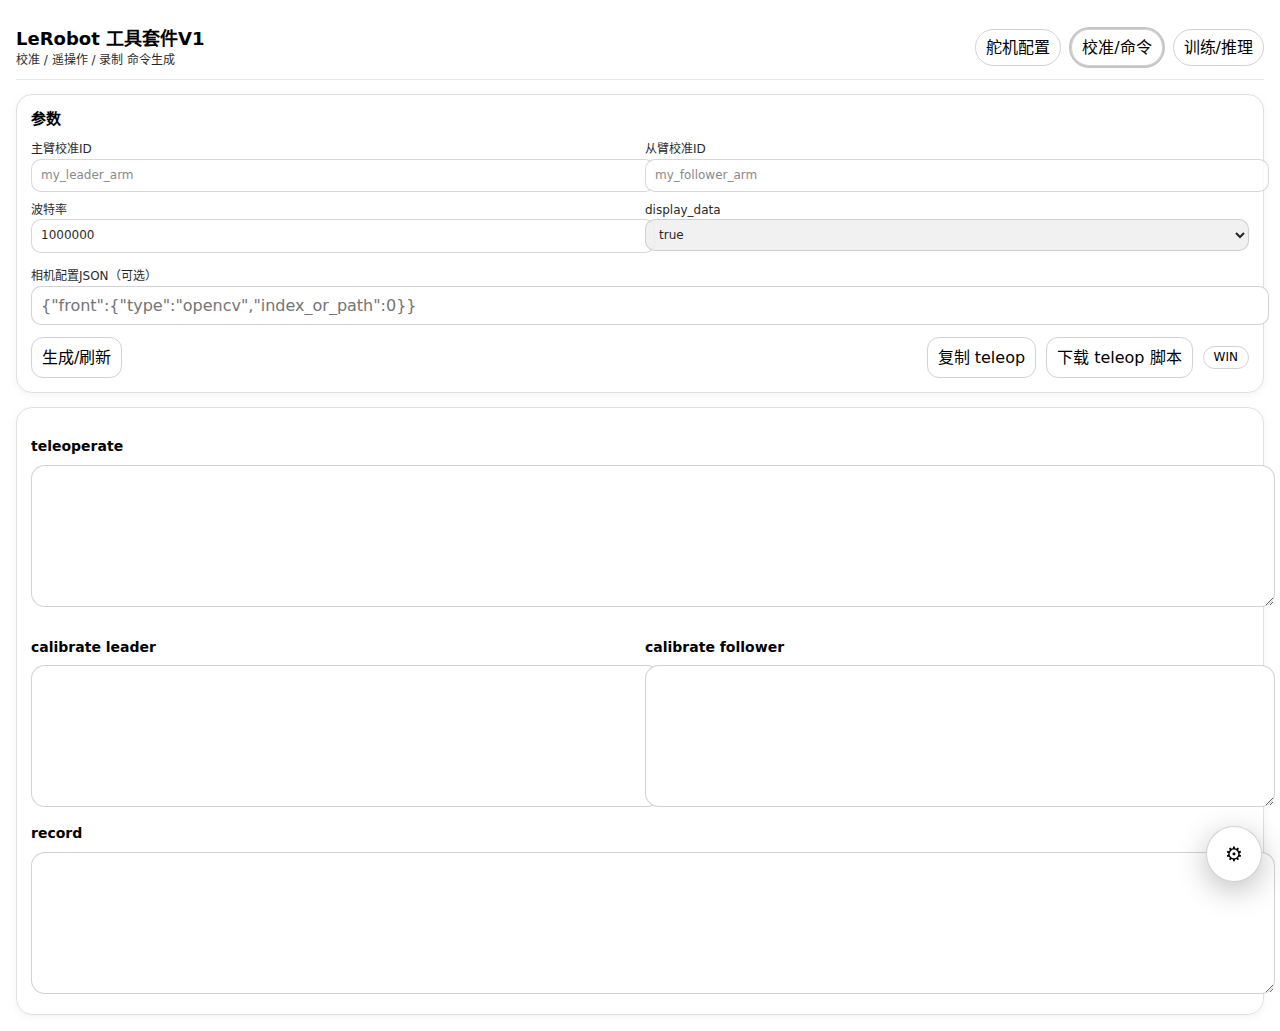
<file: calibrate.html>
<!doctype html>
<html lang="zh-CN">
<head>
  <meta charset="utf-8"/>
  <meta name="viewport" content="width=device-width,initial-scale=1"/>
  <title>校准/命令</title>
  <link rel="stylesheet" href="assets/app.css"/>
  <script src="js/app-config.js"></script>
  <script src="js/i18n.js"></script>
  <script src="js/cmdgen.js"></script>
  <script src="js/fab-settings.js"></script>
</head>
<body>
  <div class="header">
    <div class="header-inner">
      <div>
        <h1>LeRobot 工具套件V1</h1>
        <div class="small muted">校准 / 遥操作 / 录制 命令生成</div>
      </div>
      <div class="topbar-right">
        <a class="navbtn" href="servo.html">舵机配置</a>
        <a class="navbtn active" href="calibrate.html">校准/命令</a>
        <a class="navbtn" href="train.html">训练/推理</a>
      </div>
    </div>
  </div>

  <div class="card">
    <h2>参数</h2>

    <div class="grid2">
      <label class="small">主臂校准ID
        <input id="leaderId" placeholder="my_leader_arm" style="width:100%"/>
      </label>
      <label class="small">从臂校准ID
        <input id="followerId" placeholder="my_follower_arm" style="width:100%"/>
      </label>
    </div>

    <div class="grid2" style="margin-top:10px">
      <label class="small">波特率
        <input id="baud" inputmode="numeric" style="width:100%"/>
      </label>
      <label class="small">display_data
        <select id="displayData" style="width:100%">
          <option value="true">true</option>
          <option value="false">false</option>
        </select>
      </label>
    </div>

    <div style="margin-top:10px">
      <label class="small">相机配置JSON（可选）</label>
      <input id="camJson" style="width:100%" placeholder='{"front":{"type":"opencv","index_or_path":0}}'/>
    </div>

    <div class="row" style="margin-top:12px">
      <button class="btn" id="btnBuild">生成/刷新</button>
      <span class="spacer"></span>
      <button class="btn" id="btnCopy">复制 teleop</button>
      <button class="btn" id="btnDownload">下载 teleop 脚本</button>
      <span class="pill" id="osPill">OS</span>
    </div>
  </div>

  <div class="card" style="margin-top:14px">
    <h3>teleoperate</h3>
    <textarea id="outTeleop" readonly></textarea>

    <div class="grid2" style="margin-top:10px">
      <div>
        <h3>calibrate leader</h3>
        <textarea id="outCalLeader" readonly></textarea>
      </div>
      <div>
        <h3>calibrate follower</h3>
        <textarea id="outCalFollower" readonly></textarea>
      </div>
    </div>

    <h3 style="margin-top:10px">record</h3>
    <textarea id="outRecord" readonly></textarea>
  </div>

<script>
(() => {
  const leaderId = document.getElementById("leaderId");
  const followerId = document.getElementById("followerId");
  const baud = document.getElementById("baud");
  const camJson = document.getElementById("camJson");
  const displayData = document.getElementById("displayData");
  const osPill = document.getElementById("osPill");

  const outTeleop = document.getElementById("outTeleop");
  const outCalLeader = document.getElementById("outCalLeader");
  const outCalFollower = document.getElementById("outCalFollower");
  const outRecord = document.getElementById("outRecord");

  function syncUIFromCfg(){
    const cfg = SuiteConfig.get();
    leaderId.value = cfg.lerobot.leader.calibId || "";
    followerId.value = cfg.lerobot.follower.calibId || "";
    baud.value = String(cfg.lerobot.baud || 1000000);
    camJson.value = cfg.lerobot.commandFlags.robot_cameras_json || "";
    displayData.value = cfg.lerobot.commandFlags.display_data ? "true" : "false";
    osPill.textContent = (cfg.ui.os || "win").toUpperCase();
  }

  function syncCfgFromUI(){
    SuiteConfig.set({
      lerobot: {
        baud: Number(baud.value || 1000000),
        leader: { calibId: leaderId.value.trim() },
        follower: { calibId: followerId.value.trim() },
        commandFlags: {
          display_data: displayData.value === "true",
          robot_cameras_json: camJson.value.trim()
        }
      }
    });
  }

  function build(){
    syncCfgFromUI();
    const cfg = SuiteConfig.get();
    const cmds = SuiteCmdGen.buildCommands(cfg);
    outTeleop.value = cmds.teleop;
    outCalLeader.value = cmds.calLeader;
    outCalFollower.value = cmds.calFollower;
    outRecord.value = cmds.record;
  }

  async function download(filename, text){
    const blob = new Blob([text], {type:"text/plain"});
    const url = URL.createObjectURL(blob);
    const a = document.createElement("a");
    a.href = url; a.download = filename;
    document.body.appendChild(a); a.click(); a.remove();
    setTimeout(()=>URL.revokeObjectURL(url), 2000);
  }

  document.getElementById("btnBuild").onclick = build;
  document.getElementById("btnCopy").onclick = async () => {
    await SuiteCmdGen.copy(outTeleop.value);
    alert("已复制 teleop 命令");
  };
  document.getElementById("btnDownload").onclick = async () => {
    const cfg = SuiteConfig.get();
    const ext = (cfg.ui.os === "win") ? "ps1" : "sh";
    await download(`lerobot_teleop.${ext}`, outTeleop.value);
  };

  (async () => {
    await SuiteFAB.mountFAB();
    syncUIFromCfg();
    build();
  })();
})();
</script>
</body>
</html>
</file>
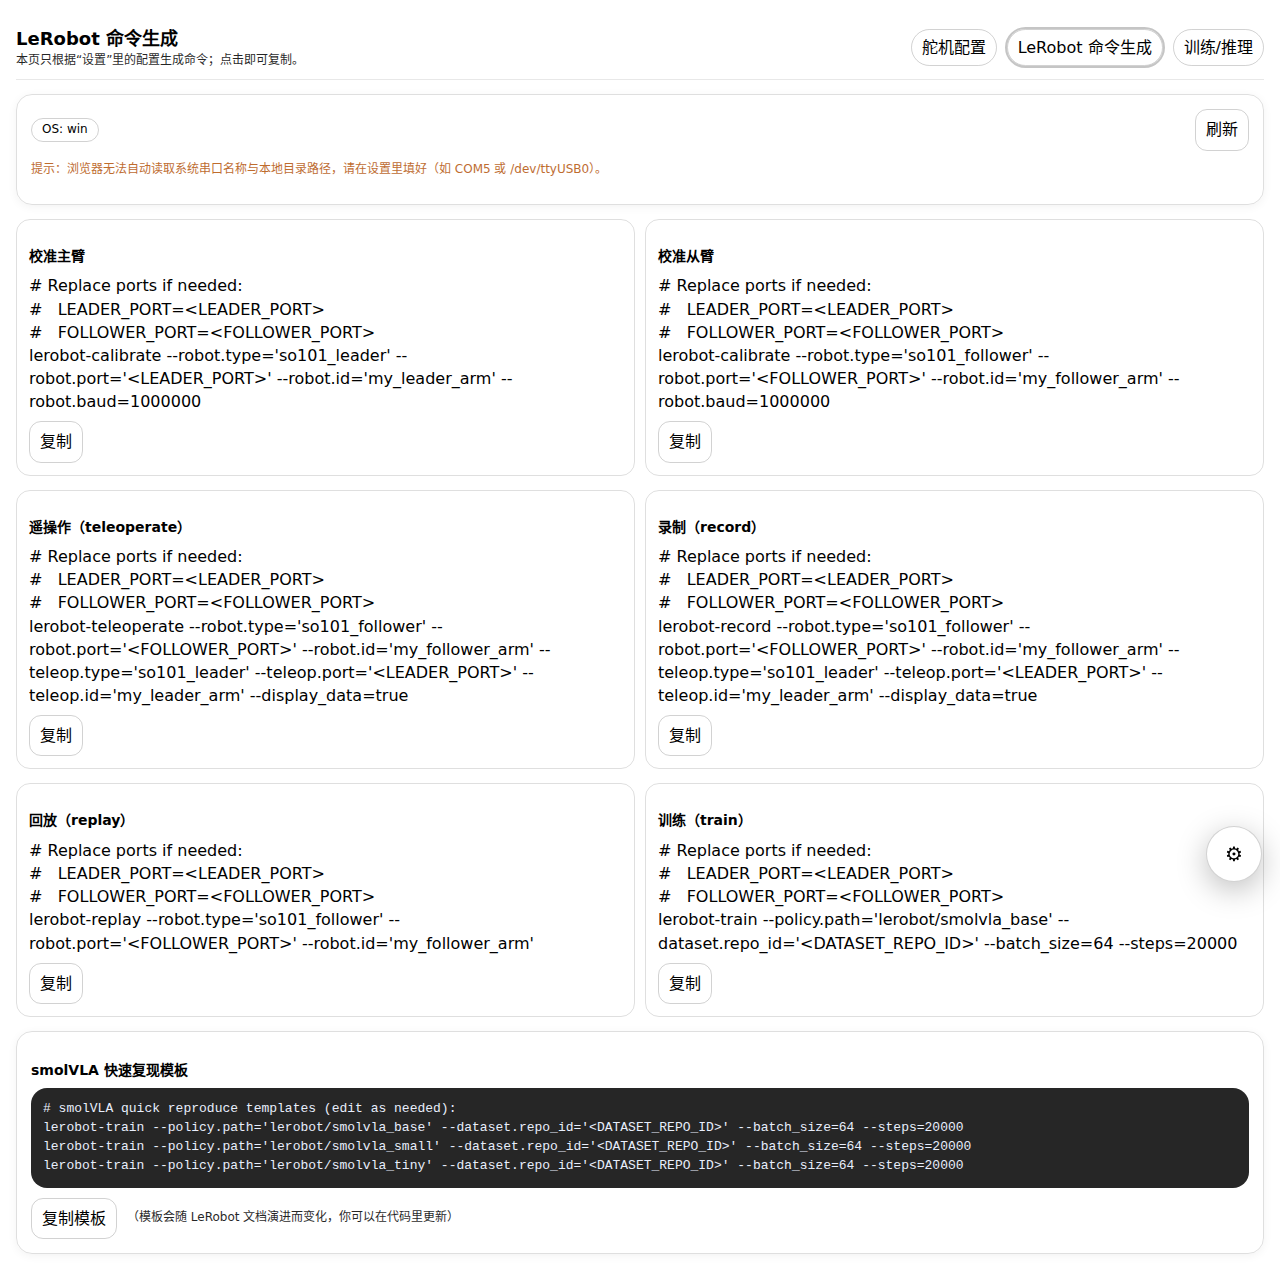
<file: cmd.html>
<!doctype html>
<html lang="zh-CN">
<head>
  <meta charset="utf-8"/>
  <meta name="viewport" content="width=device-width,initial-scale=1"/>
  <title>LeRobot 命令生成｜LeRobot 工具套件V1</title>
  <link rel="stylesheet" href="assets/app.css"/>
  <script src="js/app-config.js"></script>
  <script src="js/i18n.js"></script>
  <script src="js/cmdgen.js"></script>
  <script src="js/fab-settings.js"></script>
</head>
<body>
  <div class="header">
    <div class="header-inner">
      <div>
        <h1 data-i18n="cmd.title">LeRobot 命令生成</h1>
        <div class="small muted" data-i18n="cmd.subtitle">本页只根据“设置”里的配置生成命令；点击即可复制。</div>
      </div>
      <div class="topbar-right">
        <a class="navbtn" href="servo.html" data-i18n="nav.servo">舵机配置</a>
        <a class="navbtn active" href="cmd.html" data-i18n="nav.cmd">LeRobot 命令生成</a>
        <a class="navbtn" href="train.html" data-i18n="nav.train">训练/推理</a>
      </div>
    </div>
  </div>

  <div class="card">
    <div class="row">
      <span class="pill" id="osPill">OS: -</span>
      <span class="spacer"></span>
      <button class="btn" id="btnRefresh">刷新</button>
    </div>
    <p class="small warn" style="margin-top:10px" data-i18n="cmd.hint">
      提示：浏览器无法自动读取系统串口名称与本地目录路径，请在设置里填好（如 COM5 或 /dev/ttyUSB0）。
    </p>
  </div>

  <div class="grid2" style="margin-top:14px">
    <div class="cmdCard" id="cardCalLeader">
      <h3 data-i18n="cmd.calibrateLeader">校准主臂</h3>
      <div class="cmdLine" id="cmdCalLeader"></div>
      <div class="cmdActions">
        <button class="btn" data-copy="#cmdCalLeader">复制</button>
      </div>
    </div>

    <div class="cmdCard" id="cardCalFollower">
      <h3 data-i18n="cmd.calibrateFollower">校准从臂</h3>
      <div class="cmdLine" id="cmdCalFollower"></div>
      <div class="cmdActions">
        <button class="btn" data-copy="#cmdCalFollower">复制</button>
      </div>
    </div>
  </div>

  <div class="grid2" style="margin-top:14px">
    <div class="cmdCard">
      <h3 data-i18n="cmd.teleop">遥操作（teleoperate）</h3>
      <div class="cmdLine" id="cmdTeleop"></div>
      <div class="cmdActions">
        <button class="btn" data-copy="#cmdTeleop">复制</button>
      </div>
    </div>

    <div class="cmdCard">
      <h3 data-i18n="cmd.record">录制（record）</h3>
      <div class="cmdLine" id="cmdRecord"></div>
      <div class="cmdActions">
        <button class="btn" data-copy="#cmdRecord">复制</button>
      </div>
    </div>
  </div>

  <div class="grid2" style="margin-top:14px">
    <div class="cmdCard">
      <h3 data-i18n="cmd.replay">回放（replay）</h3>
      <div class="cmdLine" id="cmdReplay"></div>
      <div class="cmdActions">
        <button class="btn" data-copy="#cmdReplay">复制</button>
      </div>
    </div>

    <div class="cmdCard">
      <h3 data-i18n="cmd.train">训练（train）</h3>
      <div class="cmdLine" id="cmdTrain"></div>
      <div class="cmdActions">
        <button class="btn" data-copy="#cmdTrain">复制</button>
      </div>
    </div>
  </div>

  <div class="card" style="margin-top:14px">
    <h3 data-i18n="cmd.quick">smolVLA 快速复现模板</h3>
    <pre id="cmdQuick"></pre>
    <div class="row" style="margin-top:10px">
      <button class="btn" id="btnCopyQuick">复制模板</button>
      <span class="small muted">（模板会随 LeRobot 文档演进而变化，你可以在代码里更新）</span>
    </div>
  </div>

<script>
(() => {
  function render(){
    const cfg = SuiteConfig.get();
    const out = SuiteCmdGen.build(cfg);
    document.getElementById("osPill").textContent = "OS: " + out.os;
    document.getElementById("cmdCalLeader").textContent = out.header + out.calibrateLeader;
    document.getElementById("cmdCalFollower").textContent = out.header + out.calibrateFollower;
    document.getElementById("cmdTeleop").textContent = out.header + out.teleop;
    document.getElementById("cmdRecord").textContent = out.header + out.record;
    document.getElementById("cmdReplay").textContent = out.header + out.replay;
    document.getElementById("cmdTrain").textContent = out.header + out.train;
    document.getElementById("cmdQuick").textContent = out.smolvlaQuick;
  }

  document.getElementById("btnRefresh").addEventListener("click", render);

  document.body.addEventListener("click", async (e) => {
    const btn = e.target.closest("[data-copy]");
    if (!btn) return;
    const sel = btn.getAttribute("data-copy");
    const text = document.querySelector(sel)?.textContent || "";
    await SuiteCmdGen.copy(text);
    btn.textContent = "已复制";
    setTimeout(()=>btn.textContent="复制", 900);
  });

  document.getElementById("btnCopyQuick").addEventListener("click", async () => {
    await SuiteCmdGen.copy(document.getElementById("cmdQuick").textContent);
  });

  window.addEventListener("suite-config-changed", render);
  window.addEventListener("suite-ui-changed", render);

  SuiteI18n.applyStatic();
  SuiteFAB.mountFAB();
  render();
})();
</script>
</body>
</html>
</file>
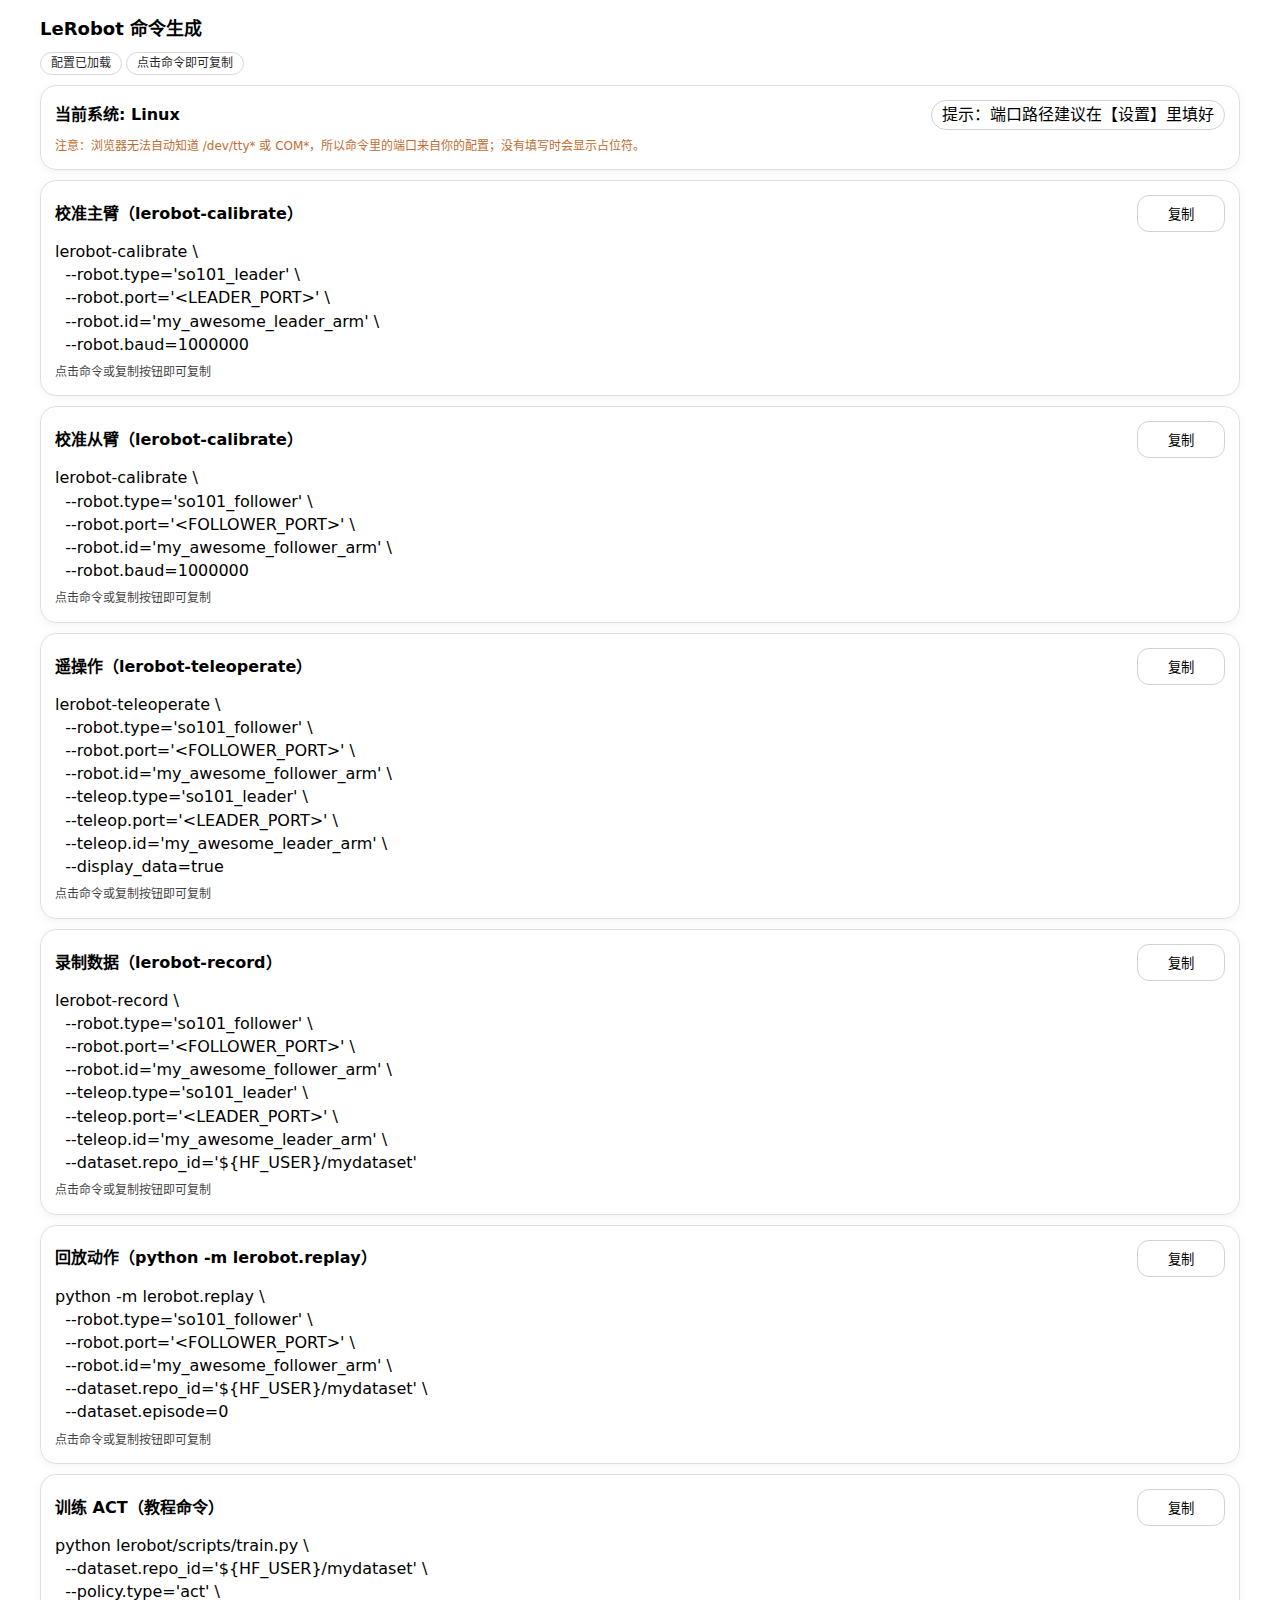
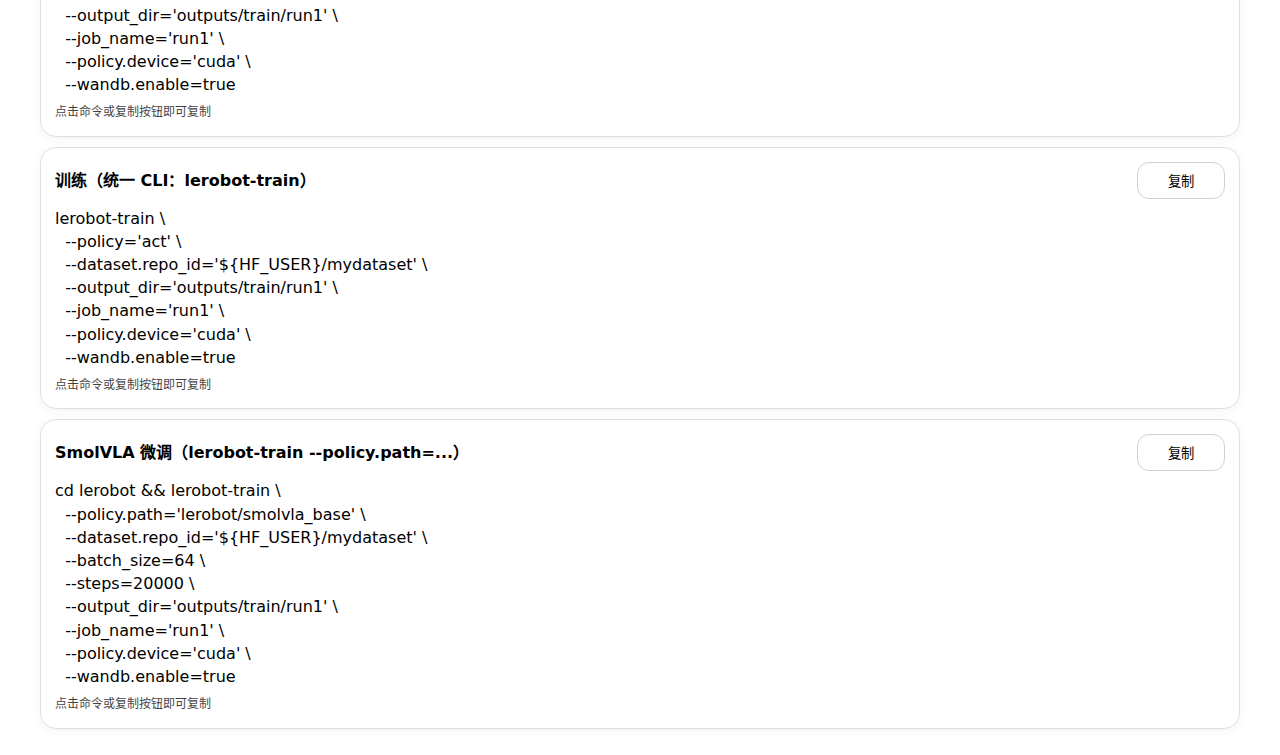
<file: lerobot.html>
<!doctype html>
<html lang="zh-CN">
<head>
  <meta charset="utf-8"/>
  <meta name="viewport" content="width=device-width,initial-scale=1"/>
  <title>LeRobot 命令生成（由配置文件生成）</title>
  <style>
    :root{color-scheme:light dark}
    body{font-family:system-ui,-apple-system,Segoe UI,Roboto,"PingFang SC","Microsoft YaHei",sans-serif;max-width:1200px;margin:0 auto;padding:16px;line-height:1.45}
    h1{font-size:18px;margin:0 0 10px}
    .small{font-size:12px;opacity:.85}
    .pill{display:inline-block;padding:2px 10px;border:1px solid rgba(127,127,127,.35);border-radius:999px}
    .btn{padding:8px 10px;border-radius:12px;border:1px solid rgba(127,127,127,.35);cursor:pointer;background:transparent}
    .card{border:1px solid rgba(127,127,127,.25);border-radius:16px;padding:14px;box-shadow:0 2px 10px rgba(0,0,0,.05);margin:10px 0}
    .cmd{font: ui-monospace,SFMono-Regular,Menlo,Consolas,monospace; white-space:pre-wrap; word-break:break-word}
    .row{display:flex;gap:10px;align-items:center;flex-wrap:wrap}
    .spacer{flex:1}
    .item{display:flex;gap:10px;align-items:flex-start}
    .copy{min-width:88px}
    .warn{color:#b45309}
  </style>
</head>
<body>
  <h1>LeRobot 命令生成</h1>
  <div class="small">
    <span class="pill" id="pillCfg">读取配置中…</span>
    <span class="pill">点击命令即可复制</span>
  </div>

  <div id="content"></div>

  <script type="module">
    import { loadConfig, saveConfig, copyText, fmtOSQuote, esc, t } from "./common.js";

    const cfg = loadConfig();
    const pillCfg = document.getElementById("pillCfg");
    pillCfg.textContent = (cfg.lang === "en") ? "Config loaded" : "配置已加载";

    function osLabel(os){
      if (os === "win") return "Windows";
      if (os === "mac") return "macOS";
      return "Linux";
    }

    function build(cfg){
      const os = cfg.os || "linux";
      const baud = 1000000; // optional; keep here for future extension
      const leaderPort = cfg.devices.leaderPortPath || "<LEADER_PORT>";
      const followerPort = cfg.devices.followerPortPath || "<FOLLOWER_PORT>";

      const leaderId = cfg.notes?.calib?.leaderId || "my_awesome_leader_arm";
      const followerId = cfg.notes?.calib?.followerId || "my_awesome_follower_arm";

      const datasetRepoId = cfg.training.datasetRepoId || "${HF_USER}/mydataset";
      const outDir = cfg.training.outputDir || "outputs/train/run1";
      const job = cfg.training.jobName || "run1";
      const device = cfg.training.device || "cuda";
      const wandb = cfg.training.wandb ? "true" : "false";

      const cameras = (cfg.training.taskText && cfg.training.taskText.trim()) ? cfg.training.taskText.trim() : "";

      // Commands are based on LeRobot docs and examples:
      // calibrate / teleoperate / record / replay / train / smolvla fine-tune.
      const cmdCalLeader =
`lerobot-calibrate \\
  --robot.type=${fmtOSQuote(os, "so101_leader")} \\
  --robot.port=${fmtOSQuote(os, leaderPort)} \\
  --robot.id=${fmtOSQuote(os, leaderId)} \\
  --robot.baud=${baud}`;

      const cmdCalFollower =
`lerobot-calibrate \\
  --robot.type=${fmtOSQuote(os, "so101_follower")} \\
  --robot.port=${fmtOSQuote(os, followerPort)} \\
  --robot.id=${fmtOSQuote(os, followerId)} \\
  --robot.baud=${baud}`;

      const cmdTeleop =
`lerobot-teleoperate \\
  --robot.type=${fmtOSQuote(os, "so101_follower")} \\
  --robot.port=${fmtOSQuote(os, followerPort)} \\
  --robot.id=${fmtOSQuote(os, followerId)} \\
  --teleop.type=${fmtOSQuote(os, "so101_leader")} \\
  --teleop.port=${fmtOSQuote(os, leaderPort)} \\
  --teleop.id=${fmtOSQuote(os, leaderId)} \\
  --display_data=${(cfg.training.displayData === false) ? "false" : "true"}`;

      const cmdRecord =
`lerobot-record \\
  --robot.type=${fmtOSQuote(os, "so101_follower")} \\
  --robot.port=${fmtOSQuote(os, followerPort)} \\
  --robot.id=${fmtOSQuote(os, followerId)} \\
  --teleop.type=${fmtOSQuote(os, "so101_leader")} \\
  --teleop.port=${fmtOSQuote(os, leaderPort)} \\
  --teleop.id=${fmtOSQuote(os, leaderId)} \\
  --dataset.repo_id=${fmtOSQuote(os, datasetRepoId)}`;

      const cmdReplay =
`python -m lerobot.replay \\
  --robot.type=${fmtOSQuote(os, "so101_follower")} \\
  --robot.port=${fmtOSQuote(os, followerPort)} \\
  --robot.id=${fmtOSQuote(os, followerId)} \\
  --dataset.repo_id=${fmtOSQuote(os, datasetRepoId)} \\
  --dataset.episode=0`;

      const cmdTrainAct =
`python lerobot/scripts/train.py \\
  --dataset.repo_id=${fmtOSQuote(os, datasetRepoId)} \\
  --policy.type=${fmtOSQuote(os, "act")} \\
  --output_dir=${fmtOSQuote(os, outDir)} \\
  --job_name=${fmtOSQuote(os, job)} \\
  --policy.device=${fmtOSQuote(os, device)} \\
  --wandb.enable=${wandb}`;

      const cmdTrainGeneric =
`lerobot-train \\
  --policy=${fmtOSQuote(os, cfg.training.policy || "act")} \\
  --dataset.repo_id=${fmtOSQuote(os, datasetRepoId)} \\
  --output_dir=${fmtOSQuote(os, outDir)} \\
  --job_name=${fmtOSQuote(os, job)} \\
  --policy.device=${fmtOSQuote(os, device)} \\
  --wandb.enable=${wandb}`;

      const cmdSmolVLA =
`cd lerobot && lerobot-train \\
  --policy.path=${fmtOSQuote(os, cfg.training.smolvlaBase || "lerobot/smolvla_base")} \\
  --dataset.repo_id=${fmtOSQuote(os, datasetRepoId)} \\
  --batch_size=${cfg.training.batchSize || 64} \\
  --steps=${cfg.training.steps || 20000} \\
  --output_dir=${fmtOSQuote(os, outDir)} \\
  --job_name=${fmtOSQuote(os, job)} \\
  --policy.device=${fmtOSQuote(os, device)} \\
  --wandb.enable=${wandb}`;

      return [
        { title: t(cfg, "校准主臂（lerobot-calibrate）", "Calibrate Leader (lerobot-calibrate)"), cmd: cmdCalLeader },
        { title: t(cfg, "校准从臂（lerobot-calibrate）", "Calibrate Follower (lerobot-calibrate)"), cmd: cmdCalFollower },
        { title: t(cfg, "遥操作（lerobot-teleoperate）", "Teleoperate (lerobot-teleoperate)"), cmd: cmdTeleop },
        { title: t(cfg, "录制数据（lerobot-record）", "Record (lerobot-record)"), cmd: cmdRecord },
        { title: t(cfg, "回放动作（python -m lerobot.replay）", "Replay (python -m lerobot.replay)"), cmd: cmdReplay },
        { title: t(cfg, "训练 ACT（教程命令）", "Train ACT (tutorial command)"), cmd: cmdTrainAct },
        { title: t(cfg, "训练（统一 CLI：lerobot-train）", "Train (unified CLI: lerobot-train)"), cmd: cmdTrainGeneric },
        { title: t(cfg, "SmolVLA 微调（lerobot-train --policy.path=...）", "Fine-tune SmolVLA (lerobot-train --policy.path=...)"), cmd: cmdSmolVLA },
      ];
    }

    function render(){
      const container = document.getElementById("content");
      container.innerHTML = "";

      const top = document.createElement("div");
      top.className = "card";
      top.innerHTML = `
        <div class="row">
          <strong>${esc(t(cfg, "当前系统", "OS"))}: ${esc(osLabel(cfg.os))}</strong>
          <span class="spacer"></span>
          <span class="pill">${esc(t(cfg, "提示：端口路径建议在【设置】里填好", "Tip: set port paths in Settings"))}</span>
        </div>
        <div class="small warn" style="margin-top:8px">
          ${esc(t(cfg,
            "注意：浏览器无法自动知道 /dev/tty* 或 COM*，所以命令里的端口来自你的配置；没有填写时会显示占位符。",
            "Note: browser cannot auto-detect /dev/tty* or COM*; commands use your configured port paths (or placeholders)."
          ))}
        </div>`;
      container.appendChild(top);

      for (const it of build(cfg)){
        const card = document.createElement("div");
        card.className = "card item";
        card.innerHTML = `
          <div style="flex:1">
            <div class="row">
              <strong>${esc(it.title)}</strong>
              <span class="spacer"></span>
              <button class="btn copy">${esc(t(cfg,"复制","Copy"))}</button>
            </div>
            <div class="cmd" role="button" tabindex="0" style="margin-top:8px">${esc(it.cmd)}</div>
            <div class="small" style="margin-top:8px; opacity:.75">${esc(t(cfg,"点击命令或复制按钮即可复制","Click command or Copy button"))}</div>
          </div>`;
        const cmdEl = card.querySelector(".cmd");
        const btn = card.querySelector(".copy");
        const doCopy = async () => {
          const ok = await copyText(it.cmd);
          btn.textContent = ok ? (cfg.lang==="en"?"Copied":"已复制") : (cfg.lang==="en"?"Copy failed":"复制失败");
          setTimeout(()=>btn.textContent = (cfg.lang==="en"?"Copy":"复制"), 900);
        };
        btn.addEventListener("click", doCopy);
        cmdEl.addEventListener("click", doCopy);
        cmdEl.addEventListener("keydown", (e)=>{ if(e.key==="Enter"||e.key===" "){ e.preventDefault(); doCopy(); }});
        container.appendChild(card);
      }
    }

    // Listen for settings changes from parent shell
    window.addEventListener("message", (ev) => {
      if (!ev?.data || ev.data.type !== "CFG_UPDATED") return;
      try {
        const next = ev.data.cfg;
        localStorage.setItem("lerobot_suite_config_v1", JSON.stringify(next, null, 2));
        location.reload();
      } catch {}
    });

    render();
  </script>
</body>
</html>
</file>
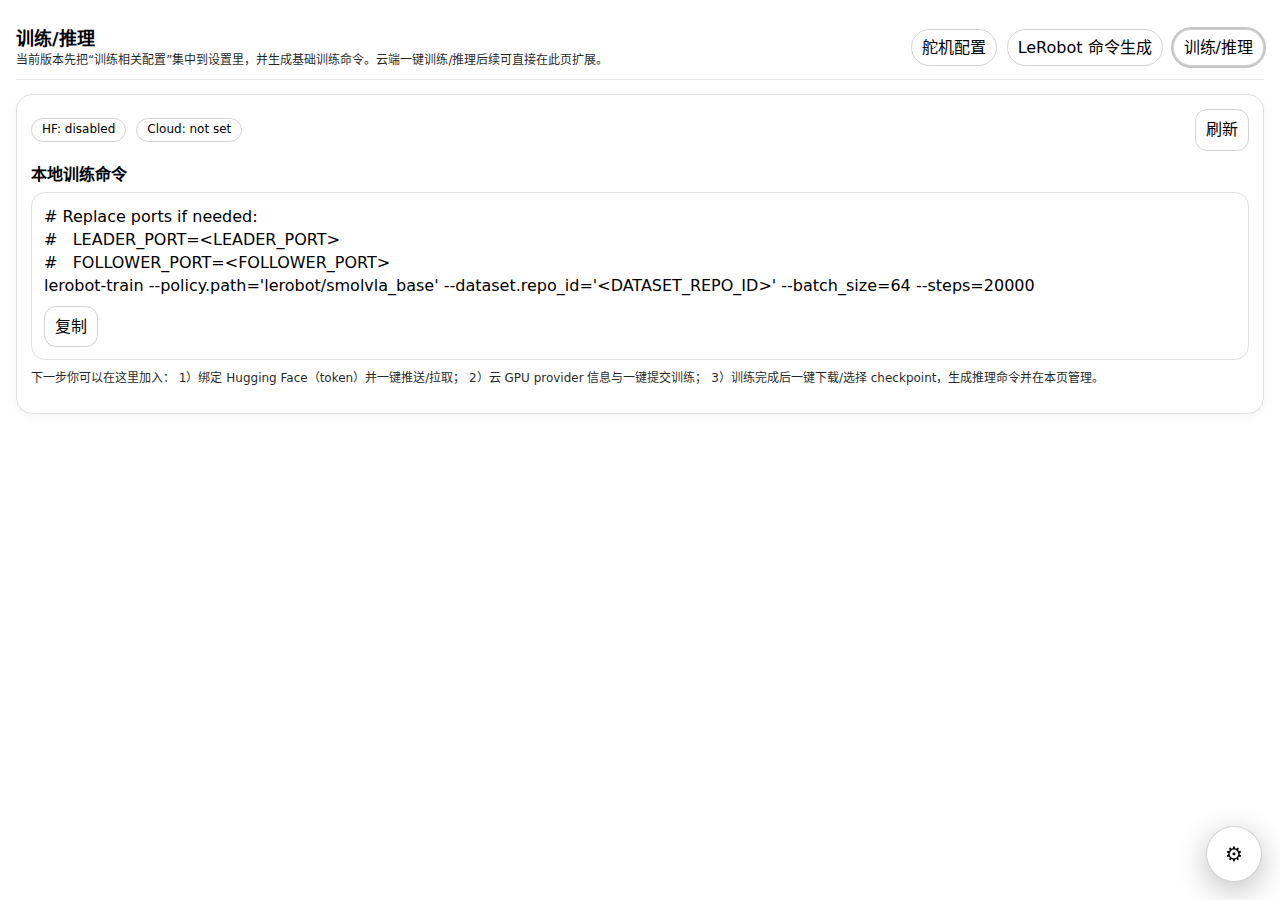
<file: train.html>
<!doctype html>
<html lang="zh-CN">
<head>
  <meta charset="utf-8"/>
  <meta name="viewport" content="width=device-width,initial-scale=1"/>
  <title>训练/推理｜LeRobot 工具套件V1</title>
  <link rel="stylesheet" href="assets/app.css"/>
  <script src="js/app-config.js"></script>
  <script src="js/i18n.js"></script>
  <script src="js/cmdgen.js"></script>
  <script src="js/fab-settings.js"></script>
</head>
<body>
  <div class="header">
    <div class="header-inner">
      <div>
        <h1>训练/推理</h1>
        <div class="small muted">当前版本先把“训练相关配置”集中到设置里，并生成基础训练命令。云端一键训练/推理后续可直接在此页扩展。</div>
      </div>
      <div class="topbar-right">
        <a class="navbtn" href="servo.html" data-i18n="nav.servo">舵机配置</a>
        <a class="navbtn" href="cmd.html" data-i18n="nav.cmd">LeRobot 命令生成</a>
        <a class="navbtn active" href="train.html" data-i18n="nav.train">训练/推理</a>
      </div>
    </div>
  </div>

  <div class="card">
    <div class="row">
      <span class="pill" id="hfPill">HF: -</span>
      <span class="pill" id="cloudPill">Cloud: -</span>
      <span class="spacer"></span>
      <button class="btn" id="btnRefresh">刷新</button>
    </div>

    <div class="section">
      <div class="sectionTitle">本地训练命令</div>
      <div class="cmdCard">
        <div class="cmdLine" id="cmdTrain"></div>
        <div class="cmdActions">
          <button class="btn" id="btnCopyTrain">复制</button>
        </div>
      </div>
      <p class="small muted" style="margin-top:10px">
        下一步你可以在这里加入：

        1）绑定 Hugging Face（token）并一键推送/拉取；

        2）云 GPU provider 信息与一键提交训练；

        3）训练完成后一键下载/选择 checkpoint，生成推理命令并在本页管理。
      </p>
    </div>
  </div>

<script>
(() => {
  function render(){
    const cfg = SuiteConfig.get();
    const out = SuiteCmdGen.build(cfg);
    document.getElementById("cmdTrain").textContent = out.header + out.train;
    document.getElementById("hfPill").textContent = "HF: " + (cfg.hf.enabled ? (cfg.hf.username || "enabled") : "disabled");
    document.getElementById("cloudPill").textContent = "Cloud: " + (cfg.cloud.provider || "not set");
  }

  document.getElementById("btnRefresh").addEventListener("click", render);
  document.getElementById("btnCopyTrain").addEventListener("click", async () => {
    await SuiteCmdGen.copy(document.getElementById("cmdTrain").textContent);
  });
  window.addEventListener("suite-config-changed", render);

  SuiteI18n.applyStatic();
  SuiteFAB.mountFAB();
  render();
})();
</script>
</body>
</html>
</file>
<file: assets/app.css>
:root{color-scheme:light dark}
body{font-family:system-ui,-apple-system,Segoe UI,Roboto,"PingFang SC","Microsoft YaHei",sans-serif;max-width:1280px;margin:0 auto;padding:16px;line-height:1.45}
a{color:inherit}
h1{font-size:18px;margin:0}
h2{font-size:15px;margin:0 0 10px}
h3{font-size:14px;margin:14px 0 8px}
.small{font-size:12px;opacity:.85}
.muted{opacity:.85}
.pill{display:inline-block;padding:2px 10px;border:1px solid rgba(127,127,127,.35);border-radius:999px;font-size:12px}
.ok{color:#0a7a2f}
.warn{color:#b45309}
.btn{padding:8px 10px;border-radius:12px;border:1px solid rgba(127,127,127,.35);cursor:pointer;background:transparent;font:inherit}
.btn:disabled{opacity:.45;cursor:not-allowed}
input,select,textarea{padding:7px 9px;border-radius:10px;border:1px solid rgba(127,127,127,.35);font:inherit}
textarea{width:100%;min-height:120px;padding:10px 12px;border-radius:14px;font:ui-monospace,SFMono-Regular,Menlo,Consolas,monospace;resize:vertical}
.card{border:1px solid rgba(127,127,127,.25);border-radius:16px;padding:14px;box-shadow:0 2px 10px rgba(0,0,0,.05)}
.header{position:sticky;top:0;z-index:10;background:Canvas;border-bottom:1px solid rgba(127,127,127,.18);padding:10px 0;margin-bottom:14px}
.header-inner{display:flex;align-items:center;justify-content:space-between;gap:12px;flex-wrap:wrap}
.row{display:flex;gap:10px;align-items:center;flex-wrap:wrap}
.spacer{flex:1}
.grid2{display:grid;grid-template-columns:1fr 1fr;gap:10px}
@media (max-width:900px){.grid2{grid-template-columns:1fr}}
.topbar-right{display:flex;gap:10px;align-items:center;flex-wrap:wrap;justify-content:flex-end}
.navbtn{padding:6px 10px;border-radius:999px;border:1px solid rgba(127,127,127,.35);text-decoration:none}
.navbtn.active{outline:2px solid rgba(127,127,127,.45)}
pre{background:rgba(0,0,0,.85);color:#e8eefc;padding:12px;border-radius:16px;overflow:auto;max-height:300px;margin:0;font:ui-monospace,SFMono-Regular,Menlo,Consolas,monospace}
table{border-collapse:collapse;width:100%}
th,td{border-bottom:1px solid rgba(127,127,127,.22);padding:7px 8px;text-align:left;font-size:13px;vertical-align:middle}
th{opacity:.9}
dialog{border:none;border-radius:18px;padding:0;max-width:min(980px,94vw);box-shadow:0 12px 40px rgba(0,0,0,.3)}
dialog::backdrop{background:rgba(0,0,0,.5)}
.modal{padding:14px}
.modalHeader{display:flex;justify-content:space-between;align-items:center;gap:10px;margin-bottom:8px}

/* Floating Settings FAB */
.fab{position:fixed;right:18px;bottom:18px;z-index:9999;width:56px;height:56px;border-radius:999px;border:1px solid rgba(127,127,127,.35);background:Canvas;box-shadow:0 8px 30px rgba(0,0,0,.25);display:flex;align-items:center;justify-content:center;cursor:pointer}
.fabIcon{font-size:20px;line-height:1}
.fabBadge{position:absolute;top:-6px;right:-6px;padding:2px 8px;border-radius:999px;border:1px solid rgba(127,127,127,.35);background:Canvas;font-size:11px}

/* Misc */
.section{margin-top:12px}
.sectionTitle{font-weight:600;margin:10px 0 6px}
.hr{border:none;border-top:1px solid rgba(127,127,127,.2);margin:12px 0}
.cmdCard{border:1px solid rgba(127,127,127,.25);border-radius:14px;padding:12px}
.cmdLine{font:ui-monospace,SFMono-Regular,Menlo,Consolas,monospace;white-space:pre-wrap;word-break:break-word}
.cmdActions{display:flex;gap:10px;align-items:center;flex-wrap:wrap;margin-top:8px}
</file>
